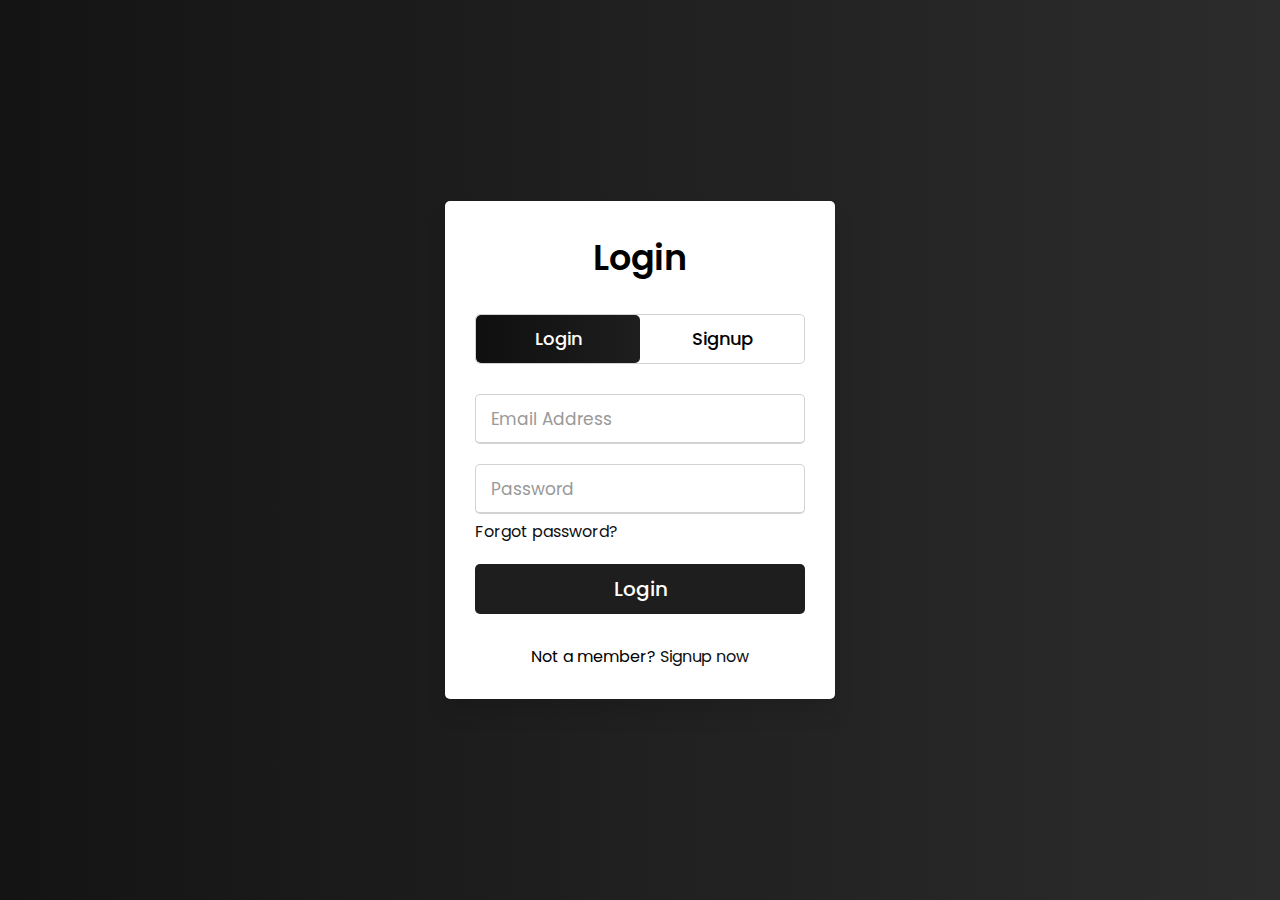
<file: login.html>
<!DOCTYPE html>
<html lang="en" dir="ltr">
   <head>
      <meta charset="utf-8">
      <title>Login and Signup</title>
      <link rel="stylesheet" href="login.css">
      <meta name="viewport" content="width=device-width, initial-scale=1.0">
   </head>
   <body>
      <div class="wrapper">
         <div class="title-text">
            <div class="title login">
               Login
            </div>
            <div class="title signup">
               Signup
            </div>
         </div>
         <div class="form-container">
            <div class="slide-controls">
               <input type="radio" name="slide" id="login" checked>
               <input type="radio" name="slide" id="signup">
               <label for="login" class="slide login">Login</label>
               <label for="signup" class="slide signup">Signup</label>
               <div class="slider-tab"></div>
            </div>
            <div class="form-inner">
               <form action="#" class="login">
                  <div class="field">
                     <input type="text" placeholder="Email Address" required>
                  </div>
                  <div class="field">
                     <input type="password" placeholder="Password" required>
                  </div>
                  <div class="pass-link">
                     <a href="#">Forgot password?</a>
                  </div>
                  <div class="field btn">
                     <div class="btn-layer"></div>
                     <input type="submit" value="Login">
                  </div>
                  <div class="signup-link">
                     Not a member? <a href="">Signup now</a>
                  </div>
               </form>
               <form action="#" class="signup">
                  <div class="field">
                     <input type="text" placeholder="Email Address" required>
                  </div>
                  <div class="field">
                     <input type="password" placeholder="Password" required>
                  </div>
                  <div class="field">
                     <input type="password" placeholder="Confirm password" required>
                  </div>
                  <div class="field btn">
                     <div class="btn-layer"></div>
                     <input type="submit" value="Signup">
                  </div>
               </form>
            </div>
         </div>
      </div>
      <script>
         const loginText = document.querySelector(".title-text .login");
         const loginForm = document.querySelector("form.login");
         const loginBtn = document.querySelector("label.login");
         const signupBtn = document.querySelector("label.signup");
         const signupLink = document.querySelector("form .signup-link a");
         signupBtn.onclick = (()=>{
           loginForm.style.marginLeft = "-50%";
           loginText.style.marginLeft = "-50%";
         });
         loginBtn.onclick = (()=>{
           loginForm.style.marginLeft = "0%";
           loginText.style.marginLeft = "0%";
         });
         signupLink.onclick = (()=>{
           signupBtn.click();
           return false;
         });
      </script>
   </body>
</html>
</file>
<file: login.css>
@import url('https://fonts.googleapis.com/css?family=Poppins:400,500,600,700&display=swap');
*{
  margin: 0;
  padding: 0;
  box-sizing: border-box;
  font-family: 'Poppins', sans-serif;
}
html,body{
  display: grid;
  height: 100%;
  width: 100%;
  place-items: center;
  background: -webkit-linear-gradient(left, #141414, #2c2c2c);
}
::selection{
  background: #1f1e1e;
  color: #fff;
}
.wrapper{
  overflow: hidden;
  max-width: 390px;
  background: #fff;
  padding: 30px;
  border-radius: 5px;
  box-shadow: 0px 15px 20px rgba(0,0,0,0.1);
}
.wrapper .title-text{
  display: flex;
  width: 200%;
}
.wrapper .title{
  width: 50%;
  font-size: 35px;
  font-weight: 600;
  text-align: center;
  transition: all 0.6s cubic-bezier(0.68,-0.55,0.265,1.55);
}
.wrapper .slide-controls{
  position: relative;
  display: flex;
  height: 50px;
  width: 100%;
  overflow: hidden;
  margin: 30px 0 10px 0;
  justify-content: space-between;
  border: 1px solid lightgrey;
  border-radius: 5px;
}
.slide-controls .slide{
  height: 100%;
  width: 100%;
  color: #fff;
  font-size: 18px;
  font-weight: 500;
  text-align: center;
  line-height: 48px;
  cursor: pointer;
  z-index: 1;
  transition: all 0.6s ease;
}
.slide-controls label.signup{
  color: #000;
}
.slide-controls .slider-tab{
  position: absolute;
  height: 100%;
  width: 50%;
  left: 0;
  z-index: 0;
  border-radius: 5px;
  background: -webkit-linear-gradient(left,#0f0f0f, #1f1e1e);
  transition: all 0.6s cubic-bezier(0.68,-0.55,0.265,1.55);
}
input[type="radio"]{
  display: none;
}
#signup:checked ~ .slider-tab{
  left: 50%;
}
#signup:checked ~ label.signup{
  color: #fff;
  cursor: default;
  user-select: none;
}
#signup:checked ~ label.login{
  color: #000;
}
#login:checked ~ label.signup{
  color: #000;
}
#login:checked ~ label.login{
  cursor: default;
  user-select: none;
}
.wrapper .form-container{
  width: 100%;
  overflow: hidden;
}
.form-container .form-inner{
  display: flex;
  width: 200%;
}
.form-container .form-inner form{
  width: 50%;
  transition: all 0.6s cubic-bezier(0.68,-0.55,0.265,1.55);
}
.form-inner form .field{
  height: 50px;
  width: 100%;
  margin-top: 20px;
}
.form-inner form .field input{
  height: 100%;
  width: 100%;
  outline: none;
  padding-left: 15px;
  border-radius: 5px;
  border: 1px solid lightgrey;
  border-bottom-width: 2px;
  font-size: 17px;
  transition: all 0.3s ease;
}
.form-inner form .field input:focus{
  border-color: #1f1e1e;
  /* box-shadow: inset 0 0 3px #fb6aae; */
}
.form-inner form .field input::placeholder{
  color: #999;
  transition: all 0.3s ease;
}
form .field input:focus::placeholder{
  color: #b3b3b3;
}
.form-inner form .pass-link{
  margin-top: 5px;
}
.form-inner form .signup-link{
  text-align: center;
  margin-top: 30px;
}
.form-inner form .pass-link a,
.form-inner form .signup-link a{
  color: #0f0f0f;
  text-decoration: none;
}
.form-inner form .pass-link a:hover,
.form-inner form .signup-link a:hover{
  text-decoration: underline;
}
form .btn{
  height: 50px;
  width: 100%;
  border-radius: 5px;
  position: relative;
  overflow: hidden;
}
form .btn .btn-layer{
  height: 100%;
  width: 300%;
  position: absolute;
  left: -100%;
  background: -webkit-linear-gradient(right, #0f0f0f, #1f1e1e, #1f1e1e, #0f0f0f);
  border-radius: 5px;
  transition: all 0.4s ease;;
}
form .btn:hover .btn-layer{
  left: 0;
}
form .btn input[type="submit"]{
  height: 100%;
  width: 100%;
  z-index: 1;
  position: relative;
  background: none;
  border: none;
  color: #fff;
  padding-left: 0;
  border-radius: 5px;
  font-size: 20px;
  font-weight: 500;
  cursor: pointer;
}
</file>
